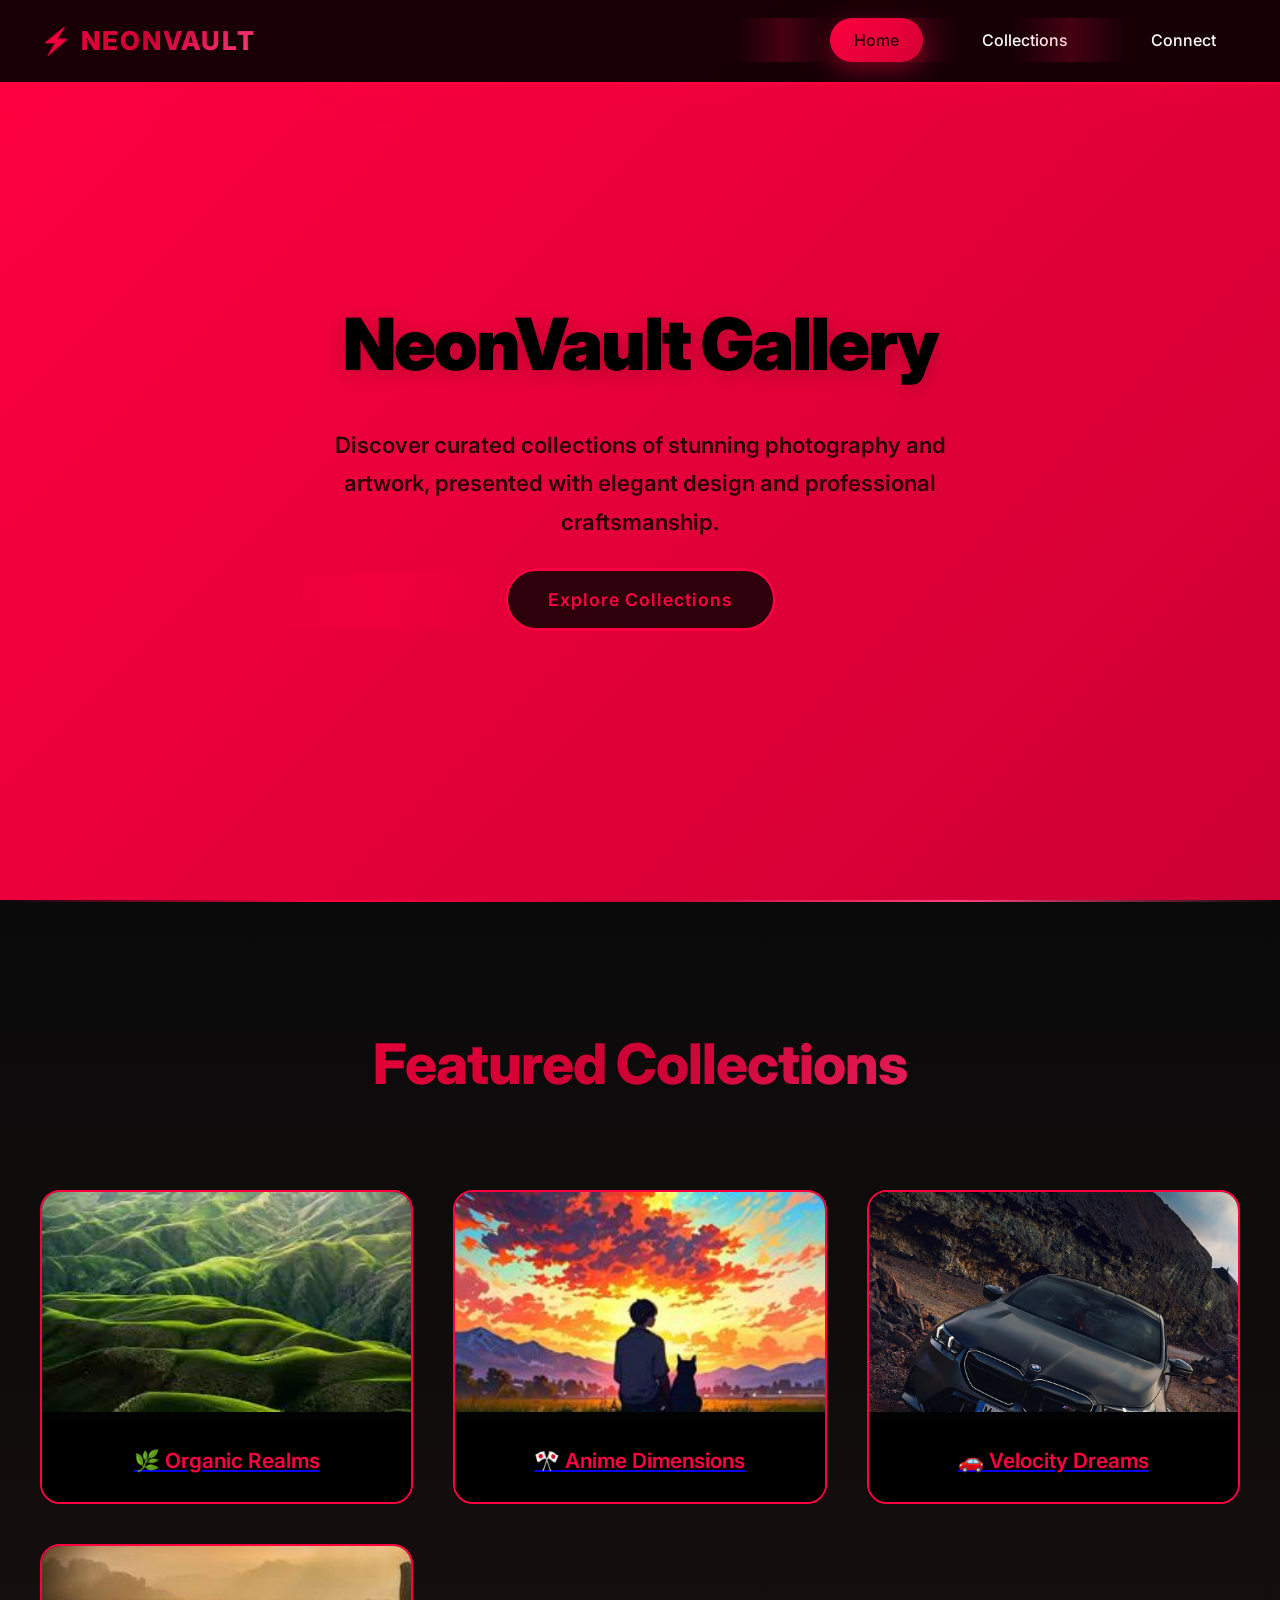
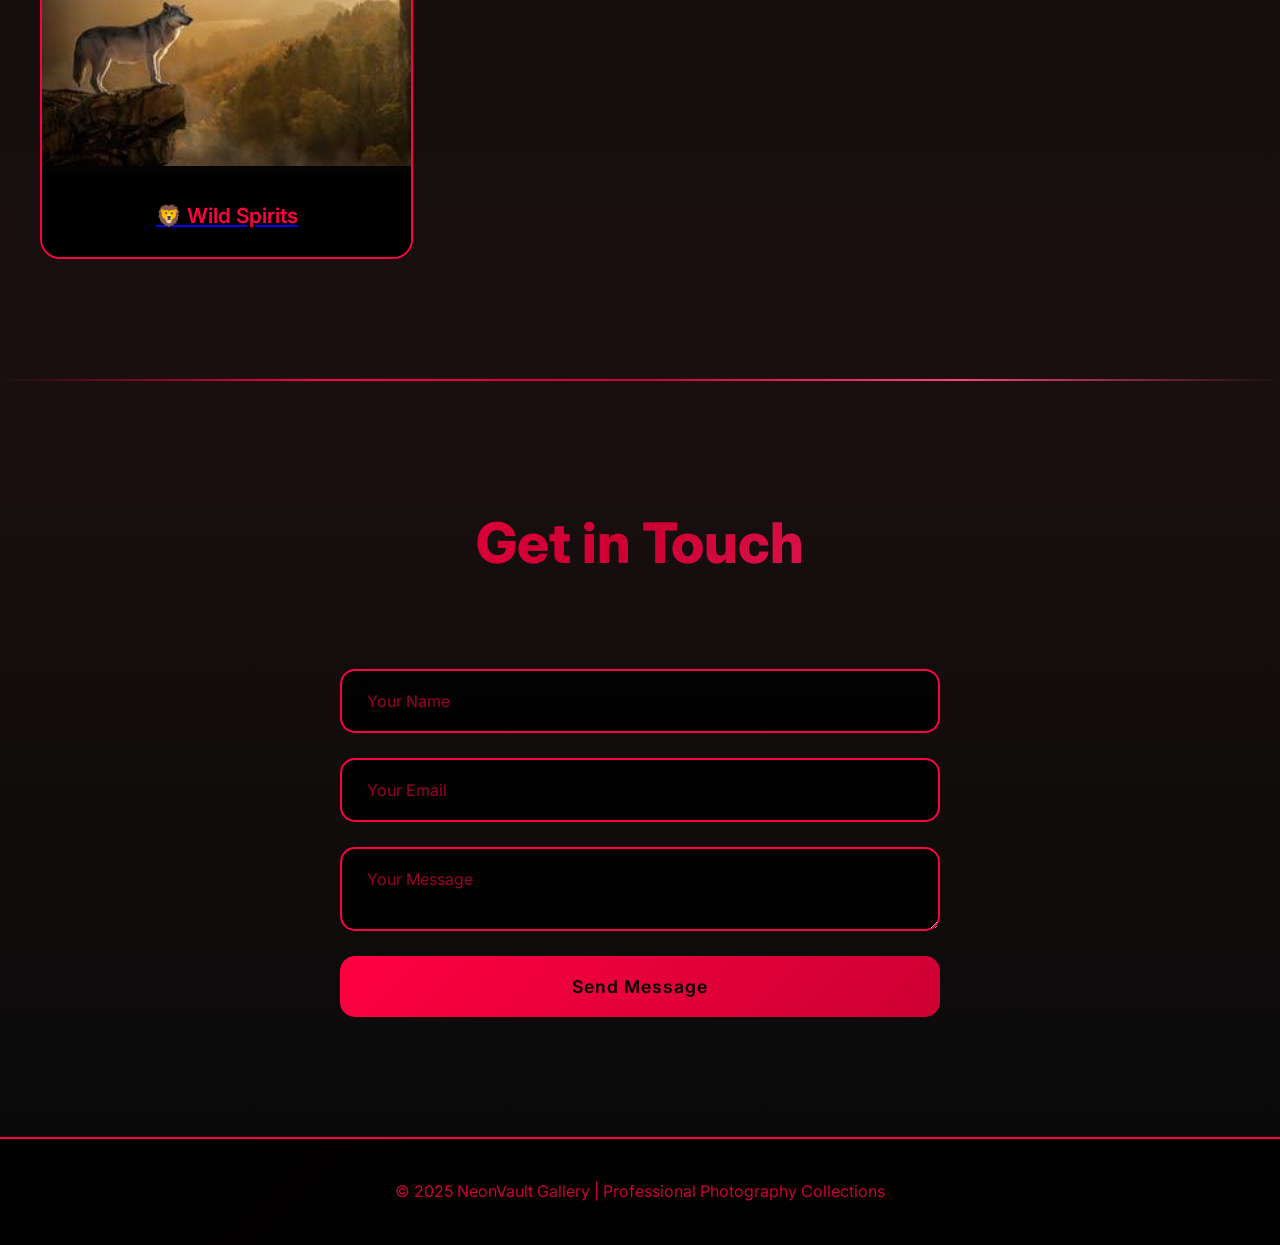
<file: index.html>
<!DOCTYPE html>
<html lang="en">
<head>
  <meta charset="UTF-8">
  <meta name="viewport" content="width=device-width, initial-scale=1.0">
  <title>NeonVault Gallery - Professional Photo Collection</title>
  <link rel="stylesheet" href="style-red.css">
  <link href="https://fonts.googleapis.com/css2?family=Inter:wght@300;400;500;600;700&display=swap" rel="stylesheet">
</head>
<body>

  <!-- Header -->
  <header class="navbar">
    <div class="logo">⚡ NeonVault</div>
    <ul class="nav-links" id="navLinks">
      <li><a href="#home" class="active">Home</a></li>
      <li><a href="#categories">Collections</a></li>
      <li><a href="#contact">Connect</a></li>
    </ul>
    <div class="menu-toggle" onclick="toggleMenu()">☰</div>
  </header>

  <!-- Hero Section -->
  <section id="home" class="hero">
    <div class="hero-content">
      <h1>NeonVault Gallery</h1>
      <p>Discover curated collections of stunning photography and artwork, presented with elegant design and professional craftsmanship.</p>
      <a href="#categories" class="btn">Explore Collections</a>
    </div>
  </section>

  <!-- Categories Section -->
  <section id="categories" class="categories">
    <h2>Featured Collections</h2>
    <div class="card-container">

      <a href="nature.html" class="card">
        <img src="nature.jpg" alt="Nature">
        <h3>🌿 Organic Realms</h3>
      </a>

      <a href="anime.html" class="card">
        <img src="anime.jpg" alt="Anime">
        <h3>🎌 Anime Dimensions</h3>
      </a>

      <a href="vehicles.html" class="card">
        <img src="car.webp" alt="Vehicles">
        <h3>🚗 Velocity Dreams</h3>
      </a>

      <a href="wildlife.html" class="card">
        <img src="animal.jpg" alt="Wildlife">
        <h3>🦁 Wild Spirits</h3>
      </a>
        
    </div>
  </section>

  <!-- Contact Section -->
  <section id="contact" class="contact">
    <h2>Get in Touch</h2>
    <form>
      <input type="text" placeholder="Your Name" required>
      <input type="email" placeholder="Your Email" required>
      <textarea placeholder="Your Message"></textarea>
      <button type="submit">Send Message</button>
    </form>
  </section>

  <footer>
    <p>© 2025 NeonVault Gallery | Professional Photography Collections</p>
  </footer>

  <script src="script.js"></script>
</body>
</html>
</file>
<file: style-red.css>
/* Alternative Red-Black Theme CSS */
/* To use this theme, change the link in your HTML files from "style.css" to "style-red.css" */

/* Reset & Base Styles */
* {
  margin: 0;
  padding: 0;
  box-sizing: border-box;
  font-family: 'Inter', 'Segoe UI', 'Arial', sans-serif;
}

body {
  background: linear-gradient(135deg, #0a0a0a 0%, #1a0f0f 25%, #2e1a1a 50%, #1a0f0f 75%, #0a0a0a 100%);
  color: #ffffff;
  overflow-x: hidden;
  line-height: 1.6;
  min-height: 100vh;
}

/* Custom Scrollbar */
::-webkit-scrollbar {
  width: 8px;
}

::-webkit-scrollbar-track {
  background: rgba(255, 0, 0, 0.1);
  border-radius: 4px;
}

::-webkit-scrollbar-thumb {
  background: linear-gradient(180deg, #ff0040 0%, #cc0033 100%);
  border-radius: 4px;
}

::-webkit-scrollbar-thumb:hover {
  background: linear-gradient(180deg, #cc0033 0%, #ff0040 100%);
}

/* Navbar - Elegant Glass Design */
.navbar {
  display: flex;
  justify-content: space-between;
  align-items: center;
  padding: 20px 40px;
  background: rgba(0, 0, 0, 0.9);
  backdrop-filter: blur(20px);
  border-bottom: 2px solid #ff0040;
  box-shadow: 0 8px 32px rgba(255, 0, 64, 0.2);
  position: fixed;
  top: 0;
  width: 100%;
  z-index: 1000;
}

.logo {
  font-size: 26px;
  font-weight: 800;
  background: linear-gradient(135deg, #ff0040 0%, #cc0033 50%, #ff4080 100%);
  -webkit-background-clip: text;
  -webkit-text-fill-color: transparent;
  background-clip: text;
  letter-spacing: 2px;
  text-transform: uppercase;
}

.nav-links {
  list-style: none;
  display: flex;
  gap: 35px;
}

.nav-links a {
  text-decoration: none;
  color: #ffffff;
  font-weight: 500;
  padding: 12px 24px;
  border-radius: 25px;
  transition: all 0.4s cubic-bezier(0.4, 0, 0.2, 1);
  position: relative;
  overflow: hidden;
}

.nav-links a::before {
  content: '';
  position: absolute;
  top: 0;
  left: -100%;
  width: 100%;
  height: 100%;
  background: linear-gradient(90deg, transparent, rgba(255, 0, 64, 0.2), transparent);
  transition: left 0.6s ease;
}

.nav-links a:hover::before {
  left: 100%;
}

.nav-links a:hover {
  background: rgba(255, 0, 64, 0.1);
  transform: translateY(-2px);
  box-shadow: 0 8px 25px rgba(0, 0, 0, 0.3);
}

.nav-links a.active {
  background: linear-gradient(135deg, #ff0040 0%, #cc0033 100%);
  color: #000;
  box-shadow: 0 8px 25px rgba(255, 0, 64, 0.4);
}

.menu-toggle {
  display: none;
  font-size: 22px;
  cursor: pointer;
  color: #ff0040;
  padding: 8px;
  border-radius: 8px;
  transition: all 0.3s ease;
}

.menu-toggle:hover {
  background: rgba(255, 0, 64, 0.1);
}

/* Hero Section - Dynamic Red Gradient */
.hero {
  height: 100vh;
  background: linear-gradient(135deg, #ff0040 0%, #cc0033 25%, #ff4080 50%, #cc0033 75%, #ff0040 100%);
  background-size: 400% 400%;
  animation: gradientShift 8s ease infinite;
  display: flex;
  justify-content: center;
  align-items: center;
  text-align: center;
  position: relative;
  overflow: hidden;
}

@keyframes gradientShift {
  0%, 100% { background-position: 0% 50%; }
  50% { background-position: 100% 50%; }
}

.hero::before {
  content: '';
  position: absolute;
  top: 0;
  left: 0;
  right: 0;
  bottom: 0;
  background: url('data:image/svg+xml,<svg xmlns="http://www.w3.org/2000/svg" viewBox="0 0 100 100"><defs><pattern id="grain" width="100" height="100" patternUnits="userSpaceOnUse"><circle cx="50" cy="50" r="1" fill="black" opacity="0.1"/></pattern></defs><rect width="100" height="100" fill="url(%23grain)"/></svg>');
  opacity: 0.3;
}

.hero-content {
  position: relative;
  z-index: 2;
  max-width: 900px;
  padding: 40px;
}

.hero h1 {
  font-size: 4.5rem;
  margin-bottom: 25px;
  color: #000000;
  font-weight: 900;
  letter-spacing: -2px;
  text-shadow: 0 4px 20px rgba(0, 0, 0, 0.2);
  animation: titleFloat 3s ease-in-out infinite;
}

@keyframes titleFloat {
  0%, 100% { transform: translateY(0px); }
  50% { transform: translateY(-10px); }
}

.hero p {
  font-size: 1.4rem;
  margin-bottom: 45px;
  color: rgba(0, 0, 0, 0.8);
  line-height: 1.7;
  max-width: 700px;
  margin-left: auto;
  margin-right: auto;
  font-weight: 600;
}

.btn {
  padding: 18px 40px;
  background: rgba(0, 0, 0, 0.8);
  color: #ff0040;
  text-decoration: none;
  font-weight: 600;
  border-radius: 50px;
  transition: all 0.4s cubic-bezier(0.4, 0, 0.2, 1);
  font-size: 1.1rem;
  letter-spacing: 1px;
  border: 3px solid #ff0040;
  backdrop-filter: blur(10px);
  position: relative;
  overflow: hidden;
}

.btn::before {
  content: '';
  position: absolute;
  top: 0;
  left: -100%;
  width: 100%;
  height: 100%;
  background: linear-gradient(90deg, transparent, rgba(255, 0, 64, 0.3), transparent);
  transition: left 0.6s ease;
}

.btn:hover::before {
  left: 100%;
}

.btn:hover {
  background: #ff0040;
  color: #000;
  transform: translateY(-3px);
  box-shadow: 0 15px 40px rgba(255, 0, 64, 0.4);
  border-color: #ff0040;
}

/* Categories Section - Elegant Cards */
.categories {
  padding: 120px 40px;
  background: linear-gradient(180deg, #0a0a0a 0%, #1a0f0f 100%);
  position: relative;
}

.categories::before {
  content: '';
  position: absolute;
  top: 0;
  left: 0;
  right: 0;
  height: 2px;
  background: linear-gradient(90deg, transparent, #ff0040, #cc0033, #ff4080, transparent);
}

.categories h2 {
  font-size: 3.5rem;
  margin-bottom: 80px;
  text-align: center;
  background: linear-gradient(135deg, #ff0040 0%, #cc0033 50%, #ff4080 100%);
  -webkit-background-clip: text;
  -webkit-text-fill-color: transparent;
  background-clip: text;
  font-weight: 800;
  letter-spacing: -1px;
}

.card-container {
  display: grid;
  grid-template-columns: repeat(auto-fit, minmax(300px, 1fr));
  gap: 40px;
  max-width: 1300px;
  margin: auto;
}

.card {
  background: rgba(0, 0, 0, 0.8);
  border: 2px solid #ff0040;
  border-radius: 20px;
  overflow: hidden;
  transition: all 0.5s cubic-bezier(0.4, 0, 0.2, 1);
  position: relative;
  backdrop-filter: blur(20px);
}

.card::before {
  content: '';
  position: absolute;
  top: 0;
  left: 0;
  right: 0;
  bottom: 0;
  background: linear-gradient(135deg, rgba(255, 0, 64, 0.1) 0%, rgba(204, 0, 51, 0.1) 100%);
  opacity: 0;
  transition: opacity 0.5s ease;
}

.card:hover::before {
  opacity: 1;
}

.card:hover {
  transform: translateY(-15px) scale(1.03);
  box-shadow: 0 25px 60px rgba(255, 0, 64, 0.3);
  border-color: #cc0033;
}

.card img {
  width: 100%;
  height: 220px;
  object-fit: cover;
  transition: transform 0.5s ease;
}

.card:hover img {
  transform: scale(1.1);
}

.card h3 {
  padding: 25px;
  font-size: 1.3rem;
  text-align: center;
  color: #ff0040;
  background: rgba(0, 0, 0, 0.9);
  font-weight: 600;
  position: relative;
}

.card h3::after {
  content: '';
  position: absolute;
  bottom: 0;
  left: 50%;
  transform: translateX(-50%);
  width: 0;
  height: 3px;
  background: linear-gradient(90deg, #ff0040, #cc0033, #ff4080);
  transition: width 0.4s ease;
}

.card:hover h3::after {
  width: 80%;
}

/* Contact Section - Glass Form */
.contact {
  padding: 120px 40px;
  background: linear-gradient(180deg, #1a0f0f 0%, #0a0a0a 100%);
  text-align: center;
  position: relative;
}

.contact::before {
  content: '';
  position: absolute;
  top: 0;
  left: 0;
  right: 0;
  height: 2px;
  background: linear-gradient(90deg, transparent, #ff0040, #cc0033, #ff4080, transparent);
}

.contact h2 {
  font-size: 3.5rem;
  margin-bottom: 80px;
  background: linear-gradient(135deg, #ff0040 0%, #cc0033 50%, #ff4080 100%);
  -webkit-background-clip: text;
  -webkit-text-fill-color: transparent;
  background-clip: text;
  font-weight: 800;
}

.contact form {
  display: flex;
  flex-direction: column;
  max-width: 600px;
  margin: auto;
  gap: 25px;
}

.contact input, .contact textarea {
  padding: 20px 25px;
  background: rgba(0, 0, 0, 0.8);
  border: 2px solid #ff0040;
  border-radius: 15px;
  color: #ffffff;
  font-size: 1rem;
  transition: all 0.4s ease;
  backdrop-filter: blur(10px);
}

.contact input:focus, .contact textarea:focus {
  outline: none;
  border-color: #cc0033;
  background: rgba(0, 0, 0, 0.9);
  transform: translateY(-2px);
  box-shadow: 0 10px 30px rgba(255, 0, 64, 0.3);
}

.contact input::placeholder, .contact textarea::placeholder {
  color: rgba(255, 0, 64, 0.6);
}

.contact button {
  padding: 20px 40px;
  background: linear-gradient(135deg, #ff0040 0%, #cc0033 100%);
  border: none;
  color: #000;
  cursor: pointer;
  border-radius: 15px;
  font-size: 1.1rem;
  font-weight: 600;
  transition: all 0.4s ease;
  letter-spacing: 1px;
  position: relative;
  overflow: hidden;
}

.contact button::before {
  content: '';
  position: absolute;
  top: 0;
  left: -100%;
  width: 100%;
  height: 100%;
  background: linear-gradient(90deg, transparent, rgba(255, 255, 255, 0.2), transparent);
  transition: left 0.6s ease;
}

.contact button:hover::before {
  left: 100%;
}

.contact button:hover {
  transform: translateY(-3px);
  box-shadow: 0 15px 40px rgba(255, 0, 64, 0.4);
}

/* Footer - Elegant Design */
footer {
  text-align: center;
  padding: 40px;
  background: rgba(0, 0, 0, 0.9);
  border-top: 2px solid #ff0040;
  color: rgba(255, 0, 64, 0.8);
  position: relative;
}

/* Gallery Page Styles */
.gallery-page {
  padding: 140px 40px 80px;
  background: linear-gradient(180deg, #0a0a0a 0%, #1a0f0f 100%);
  min-height: 100vh;
}

.gallery-page h2 {
  font-size: 3.5rem;
  margin-bottom: 80px;
  text-align: center;
  background: linear-gradient(135deg, #ff0040 0%, #cc0033 50%, #ff4080 100%);
  -webkit-background-clip: text;
  -webkit-text-fill-color: transparent;
  background-clip: text;
  font-weight: 800;
}

.gallery-container {
  display: grid;
  grid-template-columns: repeat(auto-fit, minmax(320px, 1fr));
  gap: 35px;
  max-width: 1500px;
  margin: auto;
  padding: 20px;
}

.gallery-item {
  background: rgba(0, 0, 0, 0.8);
  border: 2px solid #ff0040;
  border-radius: 20px;
  overflow: hidden;
  cursor: pointer;
  transition: all 0.5s cubic-bezier(0.4, 0, 0.2, 1);
  position: relative;
  backdrop-filter: blur(20px);
}

.gallery-item:hover {
  transform: translateY(-10px) scale(1.02);
  box-shadow: 0 25px 60px rgba(255, 0, 64, 0.3);
  border-color: #cc0033;
}

.gallery-item img {
  width: 100%;
  height: auto;
  display: block;
  transition: transform 0.5s ease;
}

.gallery-item:hover img {
  transform: scale(1.05);
}

/* Download Button Styling */
.download-btn {
  position: absolute;
  bottom: 20px;
  left: 50%;
  transform: translateX(-50%);
  background: rgba(0, 0, 0, 0.9);
  color: #ff0040;
  padding: 12px 24px;
  border: 2px solid #ff0040;
  border-radius: 25px;
  text-decoration: none;
  font-weight: 600;
  font-size: 14px;
  transition: all 0.4s ease;
  backdrop-filter: blur(10px);
  box-shadow: 0 5px 20px rgba(0, 0, 0, 0.5);
}

.download-btn:hover {
  background: #ff0040;
  color: #000;
  transform: translateX(-50%) translateY(-3px);
  box-shadow: 0 10px 30px rgba(255, 0, 64, 0.4);
}

/* Responsive Design */
@media (max-width: 768px) {
  .navbar {
    padding: 15px 20px;
  }
  
  .nav-links {
    display: none;
    flex-direction: column;
    width: 100%;
    background: rgba(0, 0, 0, 0.95);
    position: absolute;
    top: 70px;
    left: 0;
    padding: 20px;
    border-bottom: 2px solid #ff0040;
  }

  .nav-links.active {
    display: flex;
  }

  .nav-links li {
    margin: 15px 0;
    text-align: center;
  }

  .menu-toggle {
    display: block;
  }

  .hero h1 {
    font-size: 3rem;
  }

  .hero p {
    font-size: 1.2rem;
  }

  .categories h2, .contact h2, .gallery-page h2 {
    font-size: 2.5rem;
  }

  .card-container {
    grid-template-columns: 1fr;
    gap: 30px;
  }

  .gallery-container {
    grid-template-columns: 1fr;
    gap: 25px;
  }
}

@media (max-width: 480px) {
  .hero h1 {
    font-size: 2.5rem;
  }

  .categories, .contact, .gallery-page {
    padding: 100px 20px 60px;
  }

  .card-container, .gallery-container {
    gap: 25px;
  }
}

/* Enhanced Animations */
@keyframes fadeInUp {
  from { 
    opacity: 0; 
    transform: translateY(30px); 
  }
  to { 
    opacity: 1; 
    transform: translateY(0); 
  }
}

.fade-in {
  animation: fadeInUp 0.8s cubic-bezier(0.4, 0, 0.2, 1) forwards;
}

/* Hover Effects */
.card:hover, .gallery-item:hover {
  border-color: #cc0033;
}

/* Glow Effects */
.card:hover, .gallery-item:hover {
  box-shadow: 0 25px 60px rgba(255, 0, 64, 0.25);
}
</file>
